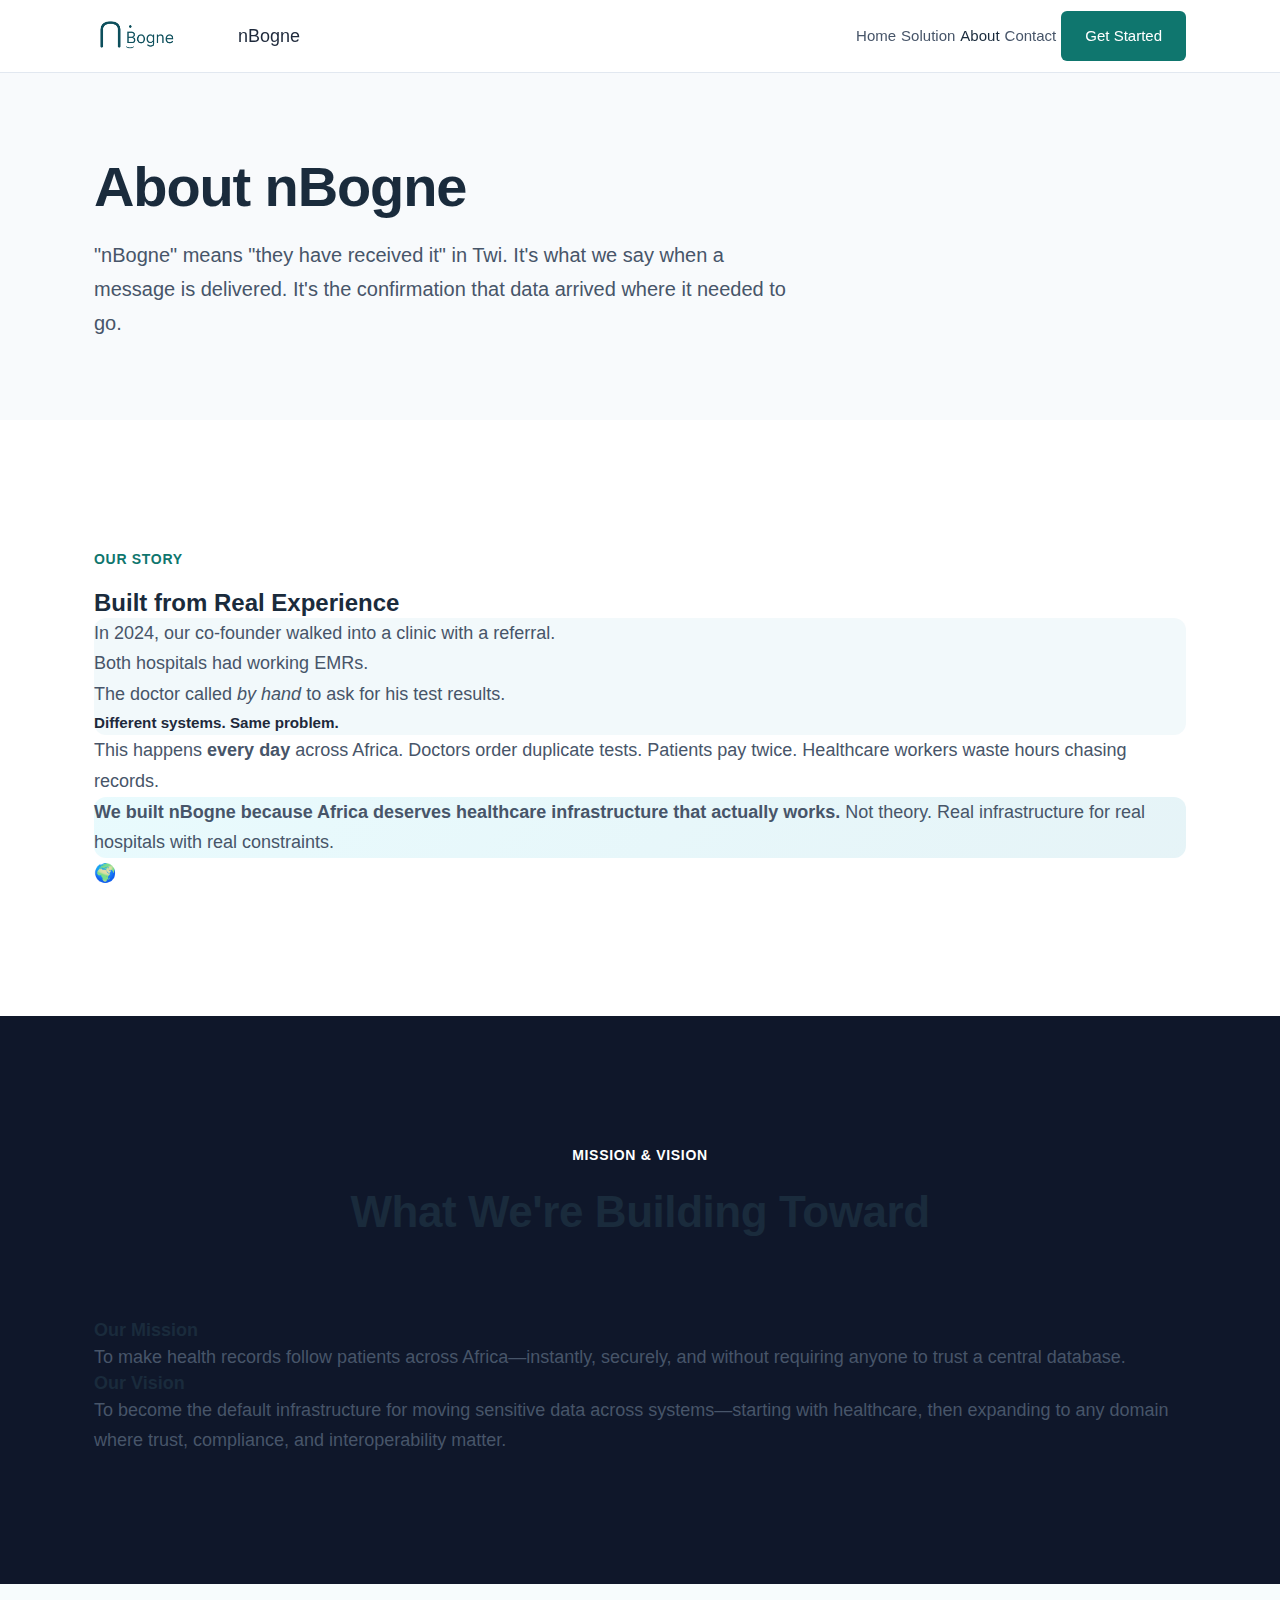
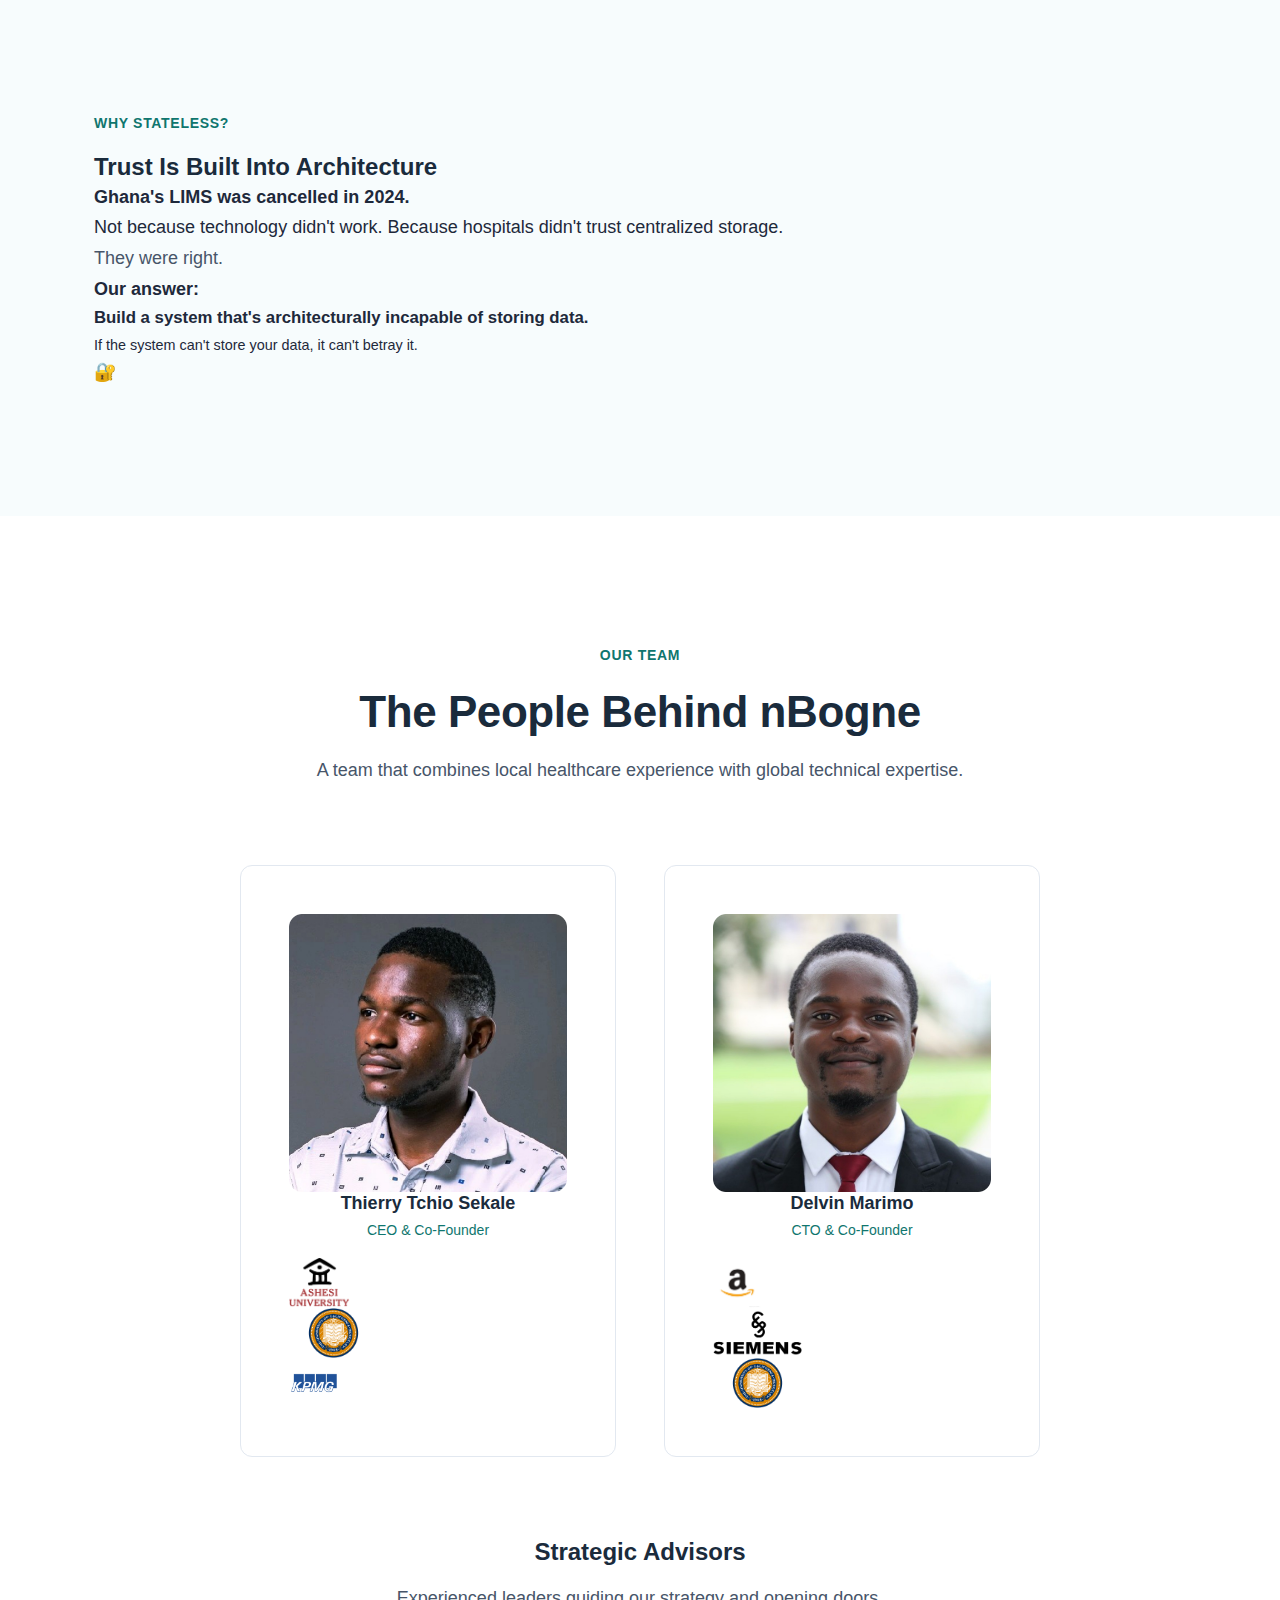
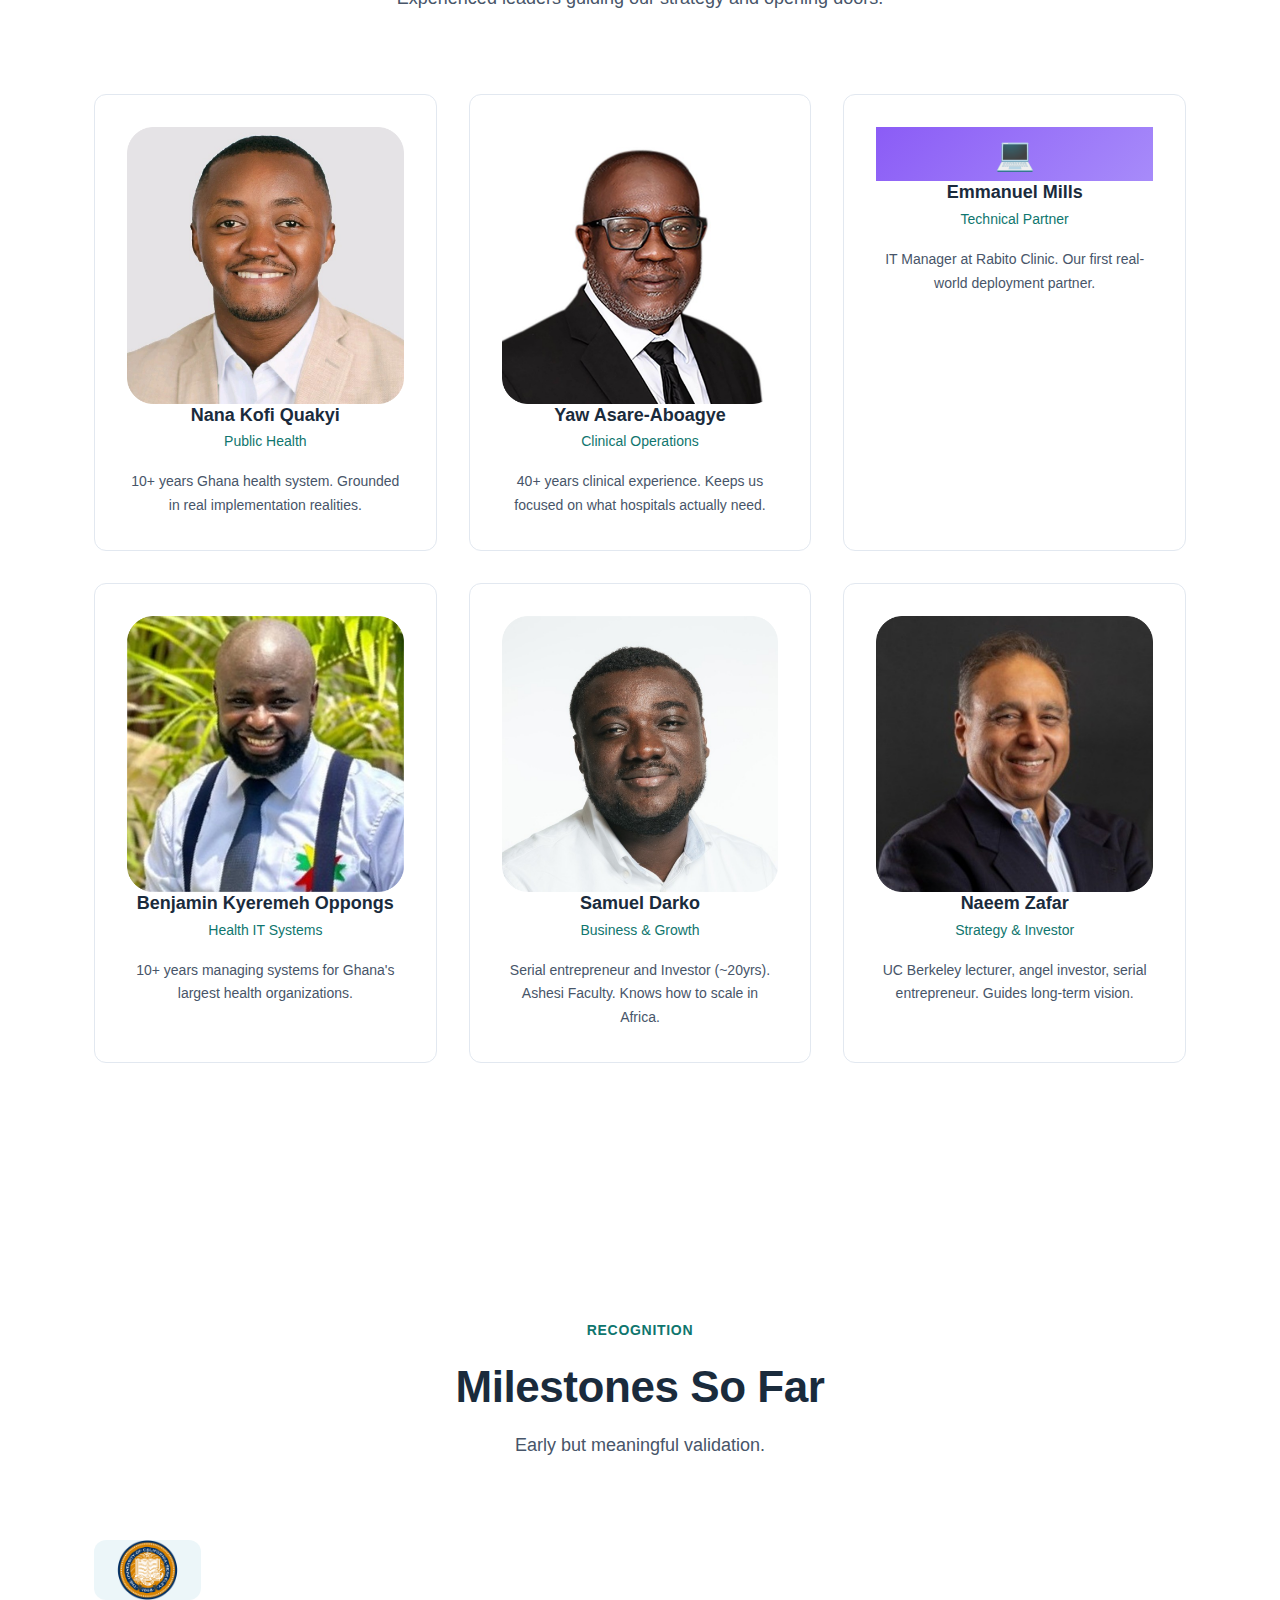
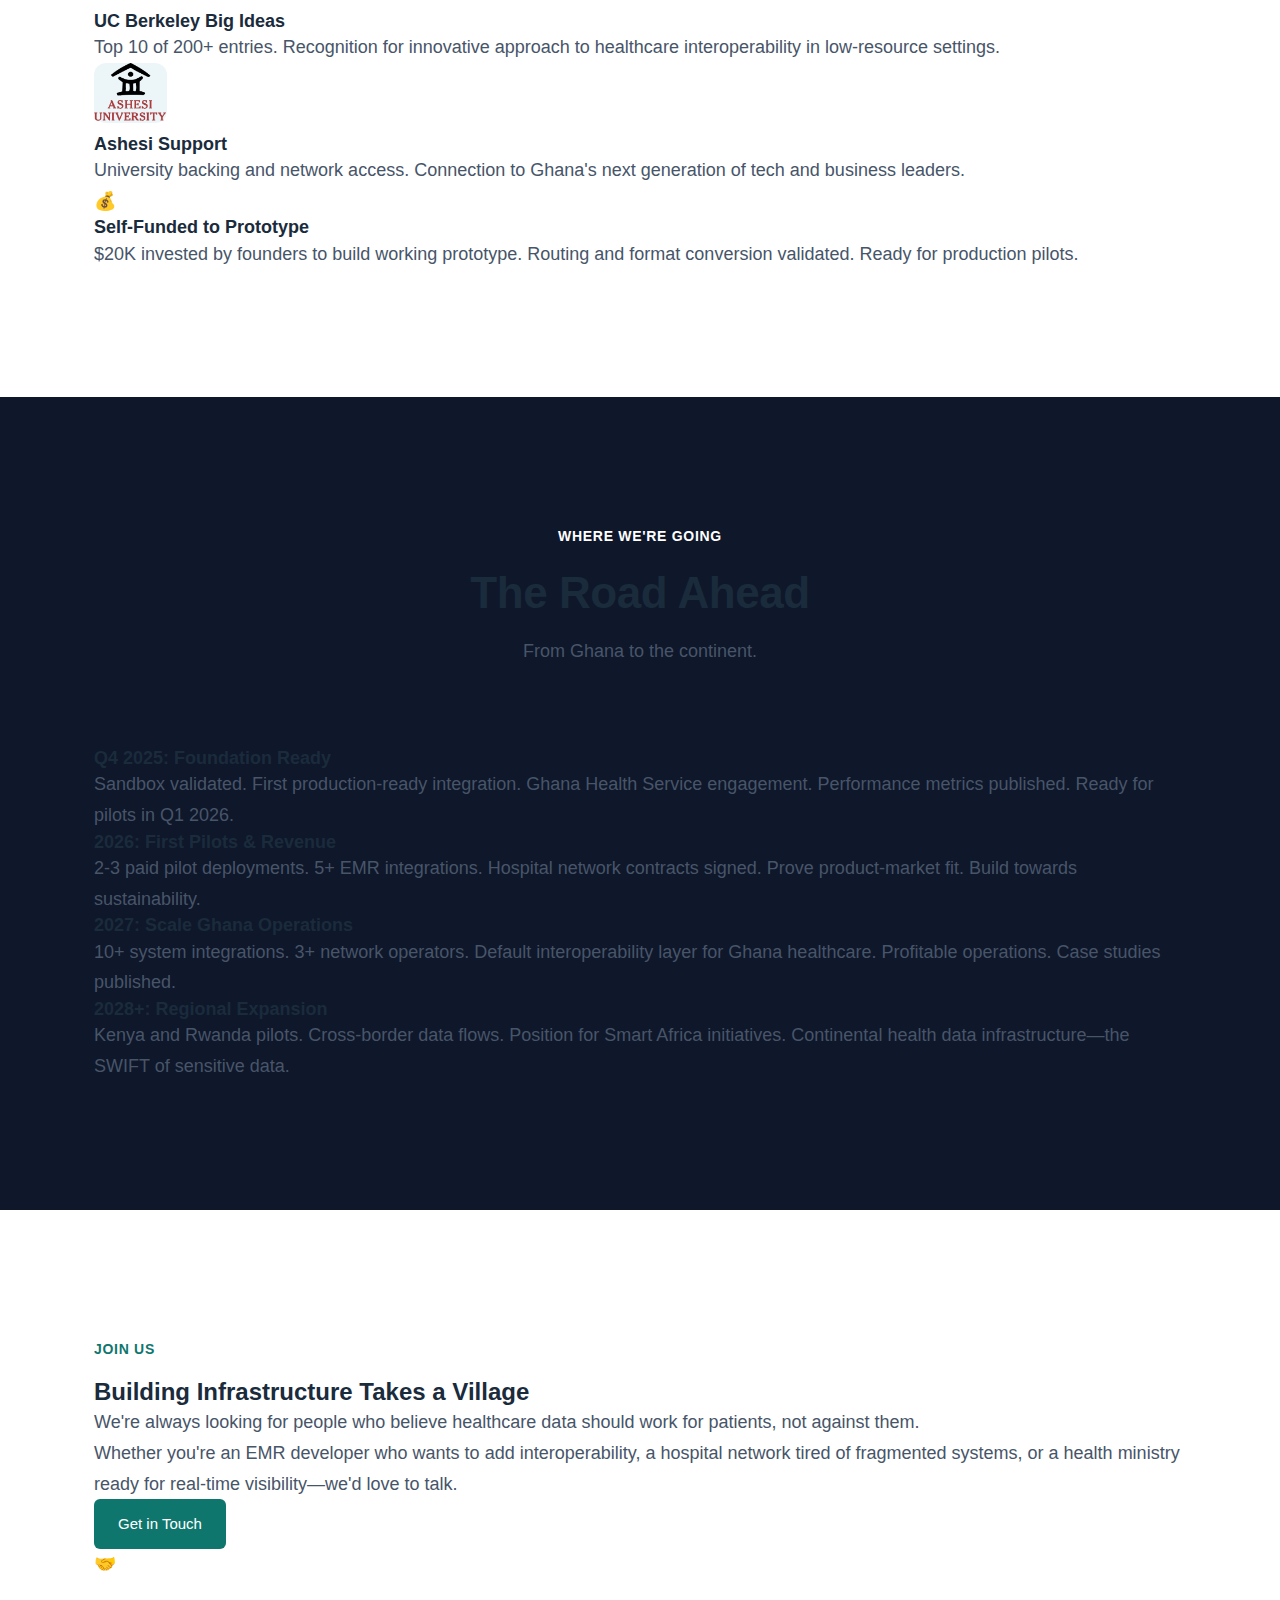
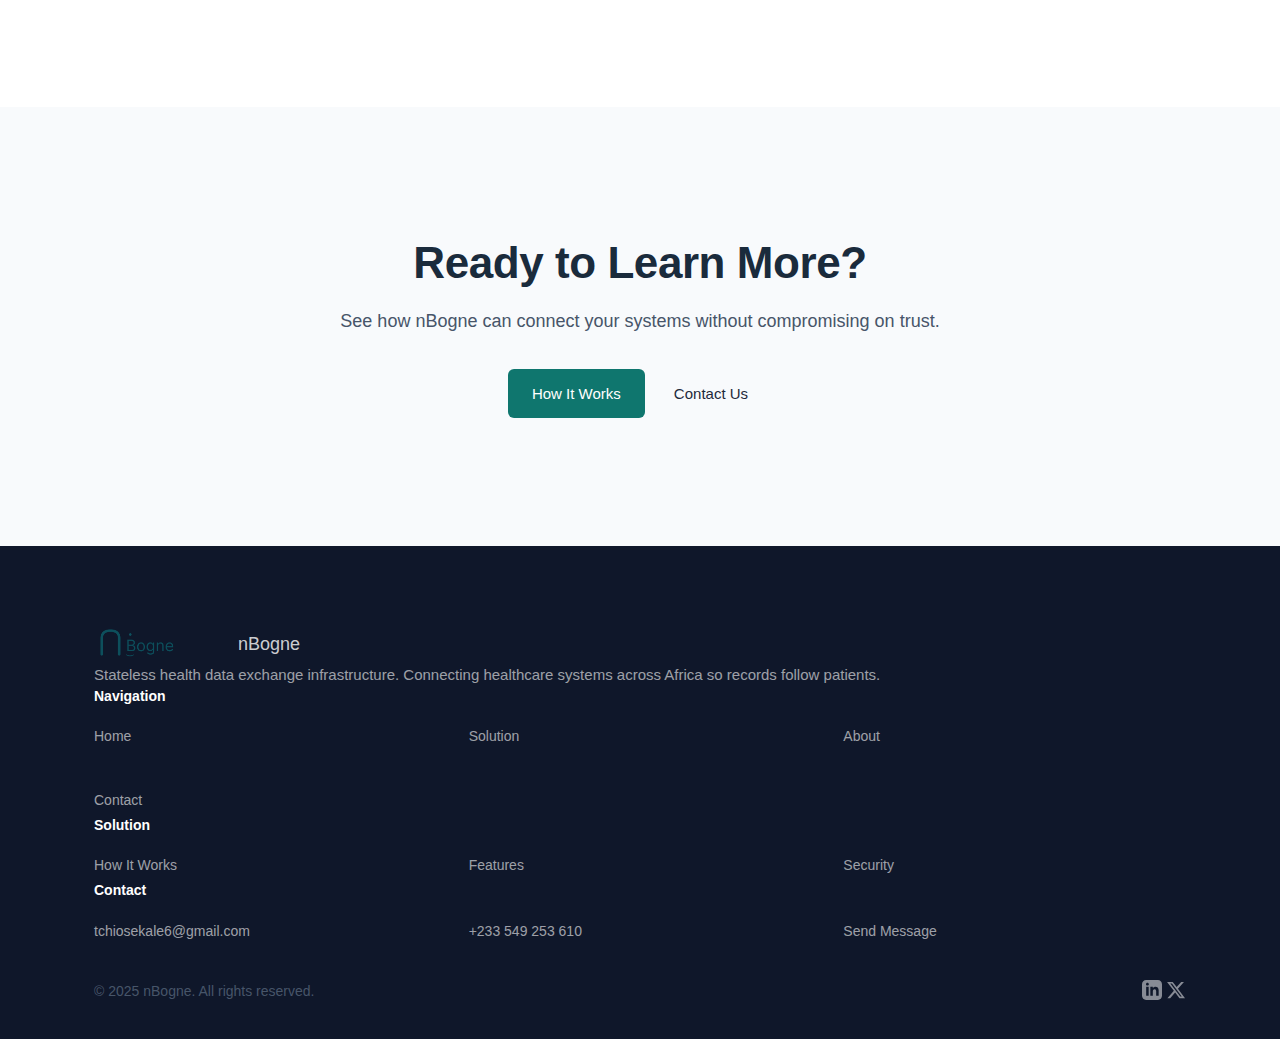
<file: nbogne-website/about.html>
<!DOCTYPE html>
<html lang="en">

<head>
  <meta charset="UTF-8">
  <meta name="viewport" content="width=device-width, initial-scale=1.0">
  <meta name="description"
    content="About nBogne - Our team, mission, and vision for connected healthcare across Africa.">
  <meta name="keywords" content="nBogne team, healthcare startup, Africa health tech, digital health">
  <meta name="author" content="nBogne">

  <title>About Us - nBogne Healthcare Data Exchange</title>

  <!-- Fonts -->
  <link rel="preconnect" href="https://fonts.googleapis.com">
  <link rel="preconnect" href="https://fonts.gstatic.com" crossorigin>
  <link
    href="https://fonts.googleapis.com/css2?family=DM+Sans:wght@400;500;600&family=Outfit:wght@400;500;600;700&display=swap"
    rel="stylesheet">

  <!-- Styles -->
  <link rel="stylesheet" href="css/styles.css">

  <!-- Favicon -->
  <link rel="icon" type="image/svg+xml"
    href="data:image/svg+xml,<svg xmlns='http://www.w3.org/2000/svg' viewBox='0 0 100 100'><defs><linearGradient id='grad' x1='0%' y1='0%' x2='100%' y2='100%'><stop offset='0%' style='stop-color:%230891b2;stop-opacity:1' /><stop offset='100%' style='stop-color:%2306b6d4;stop-opacity:1' /></linearGradient></defs><rect fill='url(%23grad)' rx='20' width='100' height='100'/><circle cx='50' cy='40' r='8' fill='white'/><path d='M50 50 Q40 65 35 75' stroke='white' stroke-width='3' fill='none' stroke-linecap='round'/><path d='M50 50 Q60 65 65 75' stroke='white' stroke-width='3' fill='none' stroke-linecap='round'/></svg>">
</head>

<body>

  <!-- Header -->
  <header class="header">
    <div class="container">
      <div class="header-inner">
        <a href="index.html" class="logo">
          <img src="Images/Logo.png" alt="nBogne" class="logo-img">
          <span>nBogne</span>
        </a>

        <nav class="nav-desktop">
          <a href="index.html" class="nav-link">Home</a>
          <a href="solution.html" class="nav-link">Solution</a>
          <a href="about.html" class="nav-link active">About</a>
          <a href="contact.html" class="nav-link">Contact</a>
          <a href="contact.html" class="btn btn-primary nav-cta">Get Started</a>
        </nav>

        <button class="mobile-toggle" aria-label="Toggle menu">
          <span></span>
          <span></span>
          <span></span>
        </button>
      </div>
    </div>

    <!-- Mobile Navigation -->
    <nav class="nav-mobile">
      <a href="index.html" class="nav-link">Home</a>
      <a href="solution.html" class="nav-link">Solution</a>
      <a href="about.html" class="nav-link active">About</a>
      <a href="contact.html" class="nav-link">Contact</a>
      <a href="contact.html" class="btn btn-primary btn-large">Get Started</a>
    </nav>
  </header>

  <!-- Page Hero -->
  <section class="page-hero">
    <div class="container">
      <div class="page-hero-content">
        <h1>About nBogne</h1>
        <p>"nBogne" means "they have received it" in Twi. It's what we say when a message is delivered. It's the
          confirmation that data arrived where it needed to go.</p>
      </div>
    </div>
  </section>

  <!-- Origin Story -->
  <section class="section">
    <div class="container">
      <div class="content-grid">
        <div class="content-text">
          <span class="section-label">Our Story</span>
          <h3>Built from Real Experience</h3>
          
          <div style="background: rgba(8, 145, 178, 0.05); padding: var(--space-6); border-radius: var(--radius-lg); margin-bottom: var(--space-6);">
            <p style="margin-bottom: var(--space-4); font-weight: 500;">In 2024, our co-founder walked into a clinic with a referral.</p>
            <p style="margin-bottom: var(--space-4); font-weight: 500;">Both hospitals had working EMRs.</p>
            <p style="margin-bottom: var(--space-4); font-weight: 500;">The doctor called <em>by hand</em> to ask for his test results.</p>
            <p style="color: var(--color-accent-500); font-weight: 600; font-size: 0.95rem;">Different systems. Same problem.</p>
          </div>
          
          <p style="margin-bottom: var(--space-6);">This happens <strong>every day</strong> across Africa. Doctors order duplicate tests. Patients pay twice. Healthcare workers waste hours chasing records.</p>
          
          <p style="margin-bottom: var(--space-6); padding: var(--space-4); background: linear-gradient(135deg, rgba(34, 211, 238, 0.1) 0%, rgba(8, 145, 178, 0.1) 100%); border-radius: var(--radius-lg); border-left: 4px solid var(--color-accent-500);">
            <strong>We built nBogne because Africa deserves healthcare infrastructure that actually works.</strong> Not theory. Real infrastructure for real hospitals with real constraints.
          </p>
        </div>
        <div class="content-image">🌍</div>
      </div>
    </div>
  </section>

  <!-- Mission & Vision -->
  <section class="section section-dark">
    <div class="container">
      <div class="section-header">
        <span class="section-label" style="color: var(--color-accent-400);">Mission & Vision</span>
        <h2>What We're Building Toward</h2>
      </div>

      <div class="content-grid" style="margin-top: var(--space-8);">
        <div class="value-card" style="padding: var(--space-8);">
          <h4>Our Mission</h4>
          <p style="font-size: 1.125rem; line-height: 1.7;">To make health records follow patients across
            Africa—instantly, securely, and without requiring anyone to trust a central database.</p>
        </div>

        <div class="value-card" style="padding: var(--space-8);">
          <h4>Our Vision</h4>
          <p style="font-size: 1.125rem; line-height: 1.7;">To become the default infrastructure for moving sensitive
            data across systems—starting with healthcare, then expanding to any domain where trust, compliance, and
            interoperability matter.</p>
        </div>
      </div>
    </div>
  </section>

  <!-- Why Stateless -->
  <section class="section" style="background: rgba(8, 145, 178, 0.03);">
    <div class="container">
      <div class="content-grid reverse">
        <div class="content-text">
          <span class="section-label">Why Stateless?</span>
          <h3>Trust Is Built Into Architecture</h3>
          
          <div style="margin-bottom: var(--space-6);">
            <p style="font-weight: 600; color: var(--color-accent-500); margin-bottom: var(--space-3);">Ghana's LIMS was cancelled in 2024.</p>
            <p style="margin-bottom: var(--space-4); color: var(--color-gray-600);">Not because technology didn't work. Because hospitals didn't trust centralized storage.</p>
          </div>
          
          <p style="margin-bottom: var(--space-6); font-weight: 500;">They were right.</p>
          
          <div style="background: var(--color-white); padding: var(--space-6); border-radius: var(--radius-lg); border: 2px solid var(--color-gray-200);">
            <p style="margin-bottom: var(--space-3); font-weight: 600; color: var(--color-gray-900);">Our answer:</p>
            <p style="color: var(--color-accent-500); font-weight: 600; font-size: 1.05rem;">Build a system that's architecturally incapable of storing data.</p>
            <p style="margin-top: var(--space-3); font-size: 0.9rem; color: var(--color-gray-600);">If the system can't store your data, it can't betray it.</p>
          </div>
        </div>
        <div class="content-image">🔐</div>
      </div>
    </div>
  </section>

  <!-- Team Section -->
  <section class="section how-it-works">
    <div class="container">
      <div class="section-header">
        <span class="section-label">Our Team</span>
        <h2>The People Behind nBogne</h2>
        <p>A team that combines local healthcare experience with global technical expertise.</p>
      </div>

      <div class="team-grid founders-grid">
        <div class="team-card founder-card">
          <div class="team-avatar founder-avatar"><img src="Images/THierry.png" alt="Thierry Tchio Sekale"></div>
          <h4 class="team-name">Thierry Tchio Sekale</h4>
          <p class="team-role">CEO & Co-Founder</p>
          <div class="founder-credentials-display">
            <div class="credential-badge">
              <img src="Images/Ashesi.png" alt="Ashesi" style="height: 50px; object-fit: contain;">
            </div>
            <div class="credential-badge">
              <img src="Images/UC-Berkeley.png" alt="UC Berkeley" style="height: 50px; object-fit: contain;">
            </div>
            <div class="credential-badge">
              <img src="Images/KPMG.png" alt="KPMG" style="height: 50px; object-fit: contain;">
            </div>
          </div>
        </div>

        <div class="team-card founder-card">
          <div class="team-avatar founder-avatar"><img src="Images/Delvin.png" alt="Delvin Marimo"></div>
          <h4 class="team-name">Delvin Marimo</h4>
          <p class="team-role">CTO & Co-Founder</p>
          <div class="founder-credentials-display">
            <div class="credential-badge">
              <img src="Images/Amazon.png" alt="Amazon" style="height: 50px; object-fit: contain;">
            </div>
            <div class="credential-badge">
              <img src="Images/Siemens.png" alt="Siemens" style="height: 50px; object-fit: contain;">
            </div>
            <div class="credential-badge">
              <img src="Images/UC-Berkeley.png" alt="UC Berkeley" style="height: 50px; object-fit: contain;">
            </div>
          </div>
        </div>
      </div>

      <div class="section-header" style="margin-top: var(--space-16);">
        <h3>Strategic Advisors</h3>
        <p>Experienced leaders guiding our strategy and opening doors.</p>
      </div>

      <div class="team-grid">
        <div class="team-card">
          <div class="team-avatar"><img src="Images/Nana Kofi.png" alt="Nana Kofi Quakyi"></div>
          <h4 class="team-name">Nana Kofi Quakyi</h4>
          <p class="team-role">Public Health</p>
          <p class="team-bio">10+ years Ghana health system. Grounded in real implementation realities.</p>
        </div>

        <div class="team-card">
          <div class="team-avatar"><img src="Images/Yaw.png" alt="Yaw Asare-Aboagye"></div>
          <h4 class="team-name">Yaw Asare-Aboagye</h4>
          <p class="team-role">Clinical Operations</p>
          <p class="team-bio">40+ years clinical experience. Keeps us focused on what hospitals actually need.</p>
        </div>

        <div class="team-card">
          <div class="team-avatar" style="background: linear-gradient(135deg, #8b5cf6 0%, #a78bfa 100%); font-size: 2rem;">💻</div>
          <h4 class="team-name">Emmanuel Mills</h4>
          <p class="team-role">Technical Partner</p>
          <p class="team-bio">IT Manager at Rabito Clinic. Our first real-world deployment partner.</p>
        </div>

        <div class="team-card">
          <div class="team-avatar"><img src="Images/Benjamin.png" alt="Benjamin Kyeremeh Oppongs"></div>
          <h4 class="team-name">Benjamin Kyeremeh Oppongs</h4>
          <p class="team-role">Health IT Systems</p>
          <p class="team-bio">10+ years managing systems for Ghana's largest health organizations.</p>
        </div>

        <div class="team-card">
          <div class="team-avatar"><img src="Images/Samuel.png" alt="Samuel Darko"></div>
          <h4 class="team-name">Samuel Darko</h4>
          <p class="team-role">Business & Growth</p>
          <p class="team-bio">Serial entrepreneur and Investor (~20yrs).  Ashesi Faculty. Knows how to scale in Africa.</p>
        </div>

        <div class="team-card">
          <div class="team-avatar"><img src="Images/Naeem.png" alt="Naeem Zafar"></div>
          <h4 class="team-name">Naeem Zafar</h4>
          <p class="team-role">Strategy & Investor</p>
          <p class="team-bio">UC Berkeley lecturer, angel investor, serial entrepreneur. Guides long-term vision.</p>
        </div>
      </div>
    </div>
  </section>
  </div>
  </div>
  </section>


  <!-- Recognition -->
  <section class="section">
    <div class="container">
      <div class="section-header">
        <span class="section-label">Recognition</span>
        <h2>Milestones So Far</h2>
        <p>Early but meaningful validation.</p>
      </div>

      <div class="features-grid">
        <div class="feature-card">
          <div class="feature-icon" style="background: rgba(8, 145, 178, 0.08); padding: var(--space-4); border-radius: var(--radius-lg); display: inline-flex; align-items: center; justify-content: center;">
            <img src="Images/UC-Berkeley.png" alt="UC Berkeley" style="height: 60px; object-fit: contain;">
          </div>
          <h4>UC Berkeley Big Ideas</h4>
          <p>Top 10 of 200+ entries. Recognition for innovative approach to healthcare interoperability in low-resource
            settings.</p>
        </div>

        <div class="feature-card">
          <div class="feature-icon" style="background: rgba(8, 145, 178, 0.08); padding: var(--space-4); border-radius: var(--radius-lg); display: inline-flex; align-items: center; justify-content: center;">
            <img src="Images/Ashesi.png" alt="Ashesi" style="height: 60px; object-fit: contain;">
          </div>
          <h4>Ashesi Support</h4>
          <p>University backing and network access. Connection to Ghana's next generation of tech and business leaders.
          </p>
        </div>

        <div class="feature-card">
          <div class="feature-icon">💰</div>
          <h4>Self-Funded to Prototype</h4>
          <p>$20K invested by founders to build working prototype. Routing and format conversion validated. Ready for
            production pilots.</p>
        </div>
      </div>
    </div>
  </section>

  <!-- Roadmap -->
  <section class="section section-dark">
    <div class="container">
      <div class="section-header">
        <span class="section-label" style="color: var(--color-accent-400);">Where We're Going</span>
        <h2>The Road Ahead</h2>
        <p>From Ghana to the continent.</p>
      </div>

      <div class="values-grid">
        <div class="value-card">
          <h4>Q4 2025: Foundation Ready</h4>
          <p>Sandbox validated. First production-ready integration. Ghana Health Service engagement. Performance metrics published. Ready for pilots in Q1 2026.</p>
        </div>

        <div class="value-card">
          <h4>2026: First Pilots & Revenue</h4>
          <p>2-3 paid pilot deployments. 5+ EMR integrations. Hospital network contracts signed. Prove product-market fit. Build towards sustainability.</p>
        </div>

        <div class="value-card">
          <h4>2027: Scale Ghana Operations</h4>
          <p>10+ system integrations. 3+ network operators. Default interoperability layer for Ghana healthcare. Profitable operations. Case studies published.</p>
        </div>

        <div class="value-card">
          <h4>2028+: Regional Expansion</h4>
          <p>Kenya and Rwanda pilots. Cross-border data flows. Position for Smart Africa initiatives. Continental health data infrastructure—the SWIFT of sensitive data.</p>
        </div>
      </div>
    </div>
  </section>

  <!-- Join Us -->
  <section class="section">
    <div class="container">
      <div class="content-grid">
        <div class="content-text">
          <span class="section-label">Join Us</span>
          <h3>Building Infrastructure Takes a Village</h3>
          <p>We're always looking for people who believe healthcare data should work for patients, not against them.</p>
          <p>Whether you're an EMR developer who wants to add interoperability, a hospital network tired of fragmented
            systems, or a health ministry ready for real-time visibility—we'd love to talk.</p>
          <div style="margin-top: var(--space-6);">
            <a href="contact.html" class="btn btn-primary">Get in Touch</a>
          </div>
        </div>
        <div class="content-image">🤝</div>
      </div>
    </div>
  </section>

  <!-- CTA Section -->
  <section class="section cta-section">
    <div class="container">
      <div class="cta-content">
        <h2>Ready to Learn More?</h2>
        <p>See how nBogne can connect your systems without compromising on trust.</p>
        <div class="cta-buttons">
          <a href="solution.html" class="btn btn-primary btn-large">How It Works</a>
          <a href="contact.html" class="btn btn-outline btn-large">Contact Us</a>
        </div>
      </div>
    </div>
  </section>

  <!-- Footer -->
  <footer class="footer">
    <div class="container">
      <div class="footer-grid">
        <div class="footer-brand">
          <a href="index.html" class="logo">
            <img src="Images/Logo.png" alt="nBogne" class="logo-img">
            <span>nBogne</span>
          </a>
          <p>Stateless health data exchange infrastructure. Connecting healthcare systems across Africa so records
            follow patients.</p>
        </div>

        <div class="footer-col">
          <h4 class="footer-title">Navigation</h4>
          <div class="footer-links">
            <a href="index.html">Home</a>
            <a href="solution.html">Solution</a>
            <a href="about.html">About</a>
            <a href="contact.html">Contact</a>
          </div>
        </div>

        <div class="footer-col">
          <h4 class="footer-title">Solution</h4>
          <div class="footer-links">
            <a href="solution.html#how-it-works">How It Works</a>
            <a href="solution.html#features">Features</a>
            <a href="solution.html#security">Security</a>
          </div>
        </div>

        <div class="footer-col">
          <h4 class="footer-title">Contact</h4>
          <div class="footer-links">
            <a href="mailto:tchiosekale6@gmail.com">tchiosekale6@gmail.com</a>
            <a href="tel:+233549253610">+233 549 253 610</a>
            <a href="contact.html">Send Message</a>
          </div>
        </div>
      </div>

      <div class="footer-bottom">
        <p class="footer-copyright">© 2025 nBogne. All rights reserved.</p>
        <div class="footer-social">
          <a href="#" aria-label="LinkedIn">
            <svg width="20" height="20" fill="currentColor" viewBox="0 0 24 24">
              <path
                d="M19 0h-14c-2.761 0-5 2.239-5 5v14c0 2.761 2.239 5 5 5h14c2.762 0 5-2.239 5-5v-14c0-2.761-2.238-5-5-5zm-11 19h-3v-11h3v11zm-1.5-12.268c-.966 0-1.75-.79-1.75-1.764s.784-1.764 1.75-1.764 1.75.79 1.75 1.764-.783 1.764-1.75 1.764zm13.5 12.268h-3v-5.604c0-3.368-4-3.113-4 0v5.604h-3v-11h3v1.765c1.396-2.586 7-2.777 7 2.476v6.759z" />
            </svg>
          </a>
          <a href="#" aria-label="Twitter">
            <svg width="20" height="20" fill="currentColor" viewBox="0 0 24 24">
              <path
                d="M18.244 2.25h3.308l-7.227 8.26 8.502 11.24H16.17l-5.214-6.817L4.99 21.75H1.68l7.73-8.835L1.254 2.25H8.08l4.713 6.231zm-1.161 17.52h1.833L7.084 4.126H5.117z" />
            </svg>
          </a>
        </div>
      </div>
    </div>
  </footer>

  <script src="js/main.js"></script>
</body>

</html>
</file>
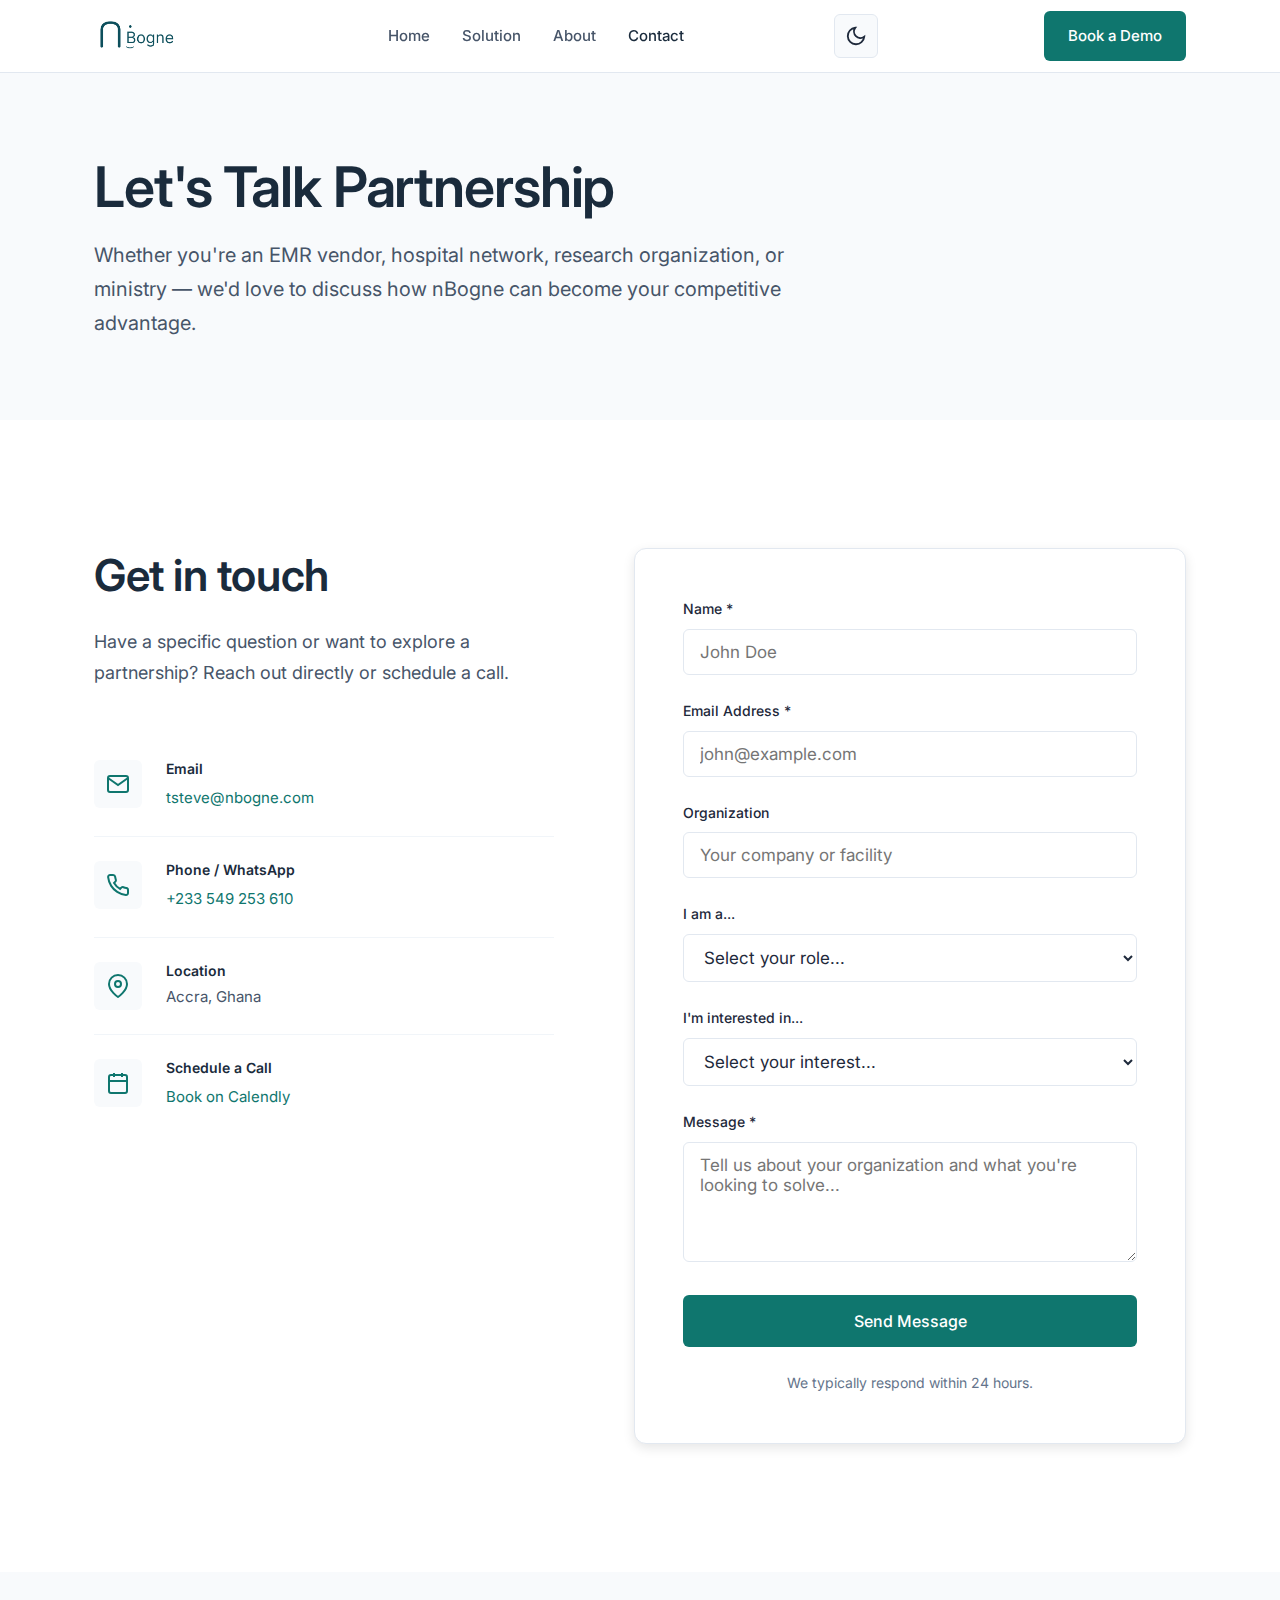
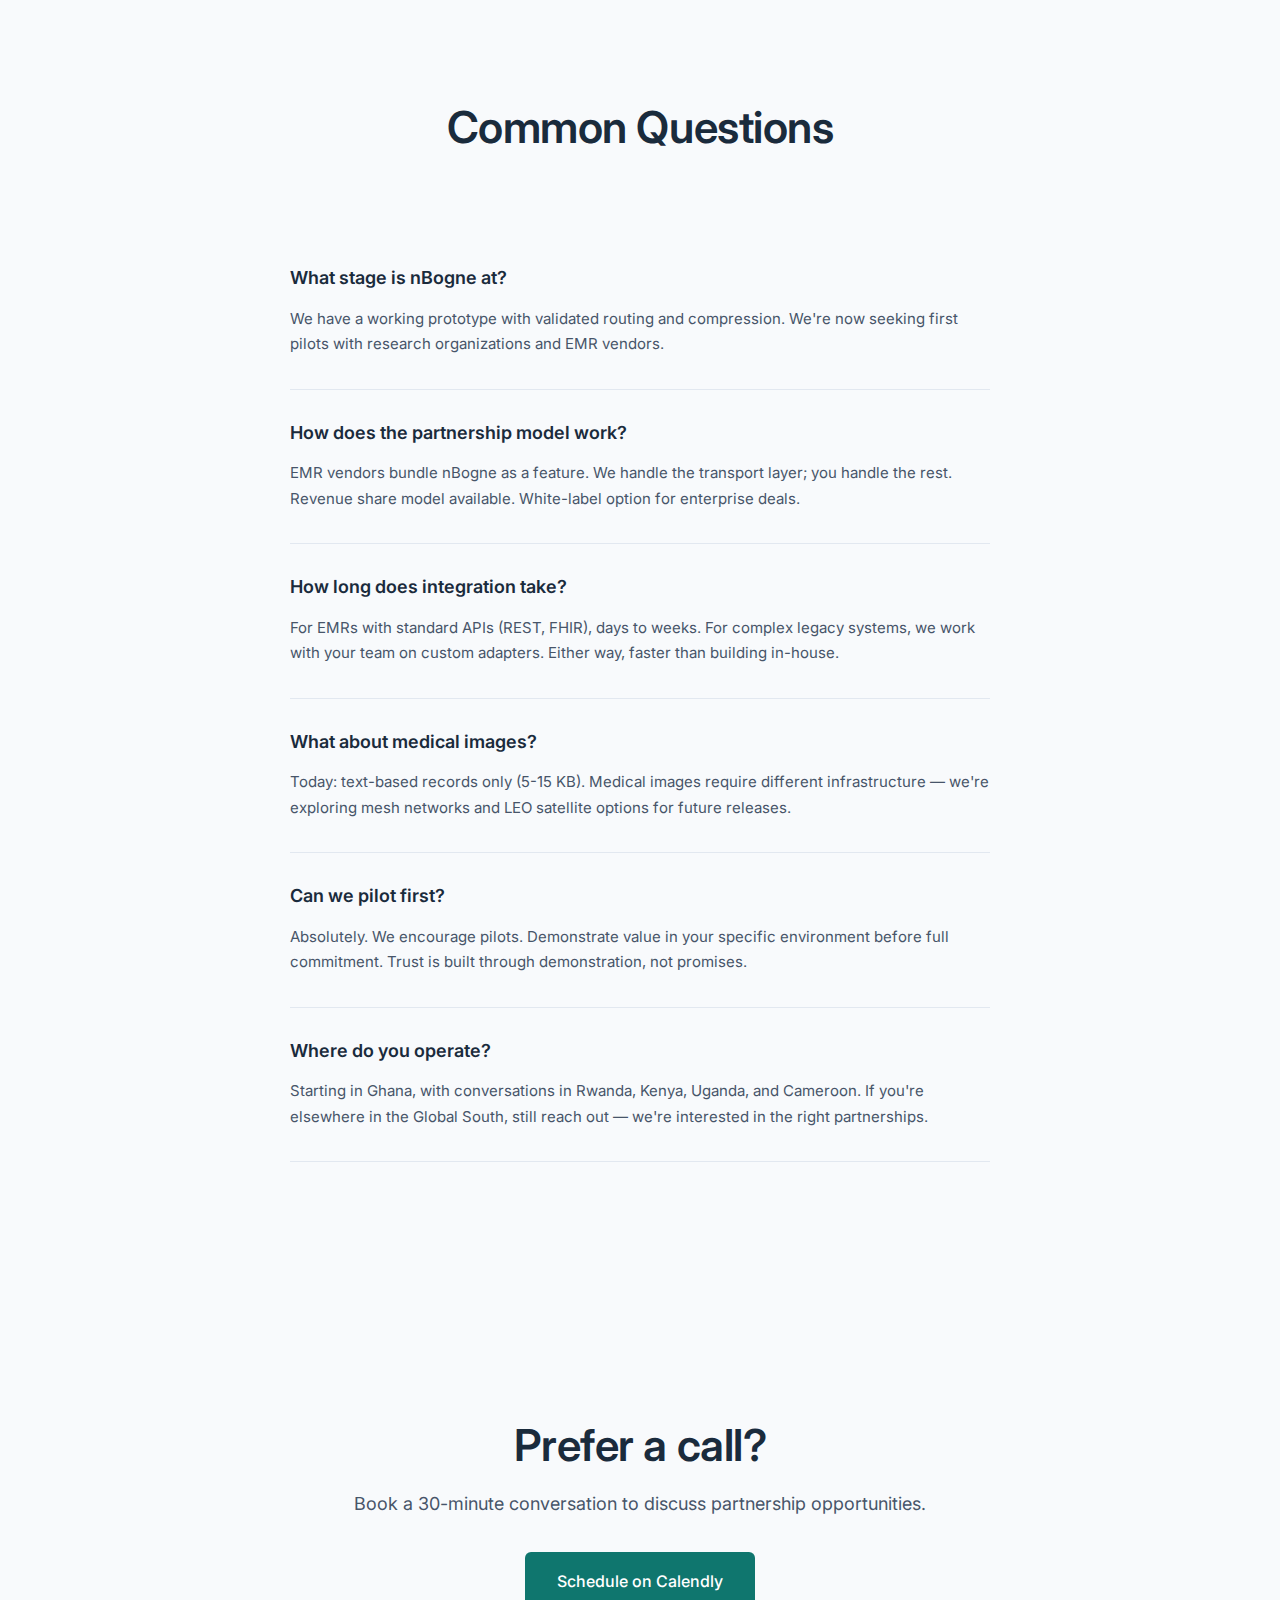
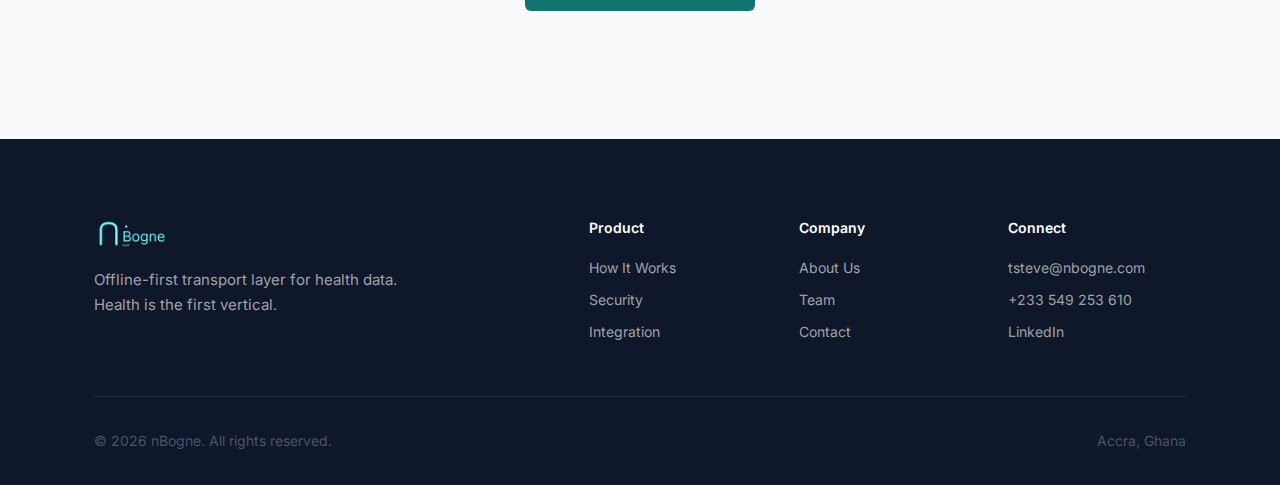
<file: nbogne-website/contact.html>
<!DOCTYPE html>
<html lang="en">
<head>
  <meta charset="UTF-8">
  <meta name="viewport" content="width=device-width, initial-scale=1.0">
  <meta name="description" content="Contact nBogne - Partner with us for offline-first health data transport.">
  <title>Contact Us — nBogne</title>
  
  <link rel="preconnect" href="https://fonts.googleapis.com">
  <link rel="preconnect" href="https://fonts.gstatic.com" crossorigin>
  <link href="https://fonts.googleapis.com/css2?family=Inter:wght@400;500;600;700&display=swap" rel="stylesheet">
  
  <link rel="stylesheet" href="css/styles.css">
  <link rel="icon" type="image/png" href="Images/Logo.png">
</head>
<body>
  
  <!-- Header -->
  <header class="header">
    <div class="container header-inner">
      <a href="index.html" class="logo">
        <img src="Images/Logo.png" alt="nBogne" class="logo-img">
      </a>
      
      <nav class="nav">
        <a href="index.html" class="nav-link">Home</a>
        <a href="solution.html" class="nav-link">Solution</a>
        <a href="about.html" class="nav-link">About</a>
        <a href="contact.html" class="nav-link active">Contact</a>
      </nav>
      
      <button class="dark-mode-toggle" aria-label="Toggle dark mode" onclick="toggleDarkMode()">
        <svg class="moon-icon" viewBox="0 0 24 24" fill="none" stroke="currentColor" stroke-width="2">
          <path d="M21 12.79A9 9 0 1 1 11.21 3 7 7 0 0 0 21 12.79z"/>
        </svg>
        <svg class="sun-icon" viewBox="0 0 24 24" fill="none" stroke="currentColor" stroke-width="2">
          <circle cx="12" cy="12" r="5"/>
          <line x1="12" y1="1" x2="12" y2="3"/>
          <line x1="12" y1="21" x2="12" y2="23"/>
          <line x1="4.22" y1="4.22" x2="5.64" y2="5.64"/>
          <line x1="18.36" y1="18.36" x2="19.78" y2="19.78"/>
          <line x1="1" y1="12" x2="3" y2="12"/>
          <line x1="21" y1="12" x2="23" y2="12"/>
          <line x1="4.22" y1="19.78" x2="5.64" y2="18.36"/>
          <line x1="18.36" y1="5.64" x2="19.78" y2="4.22"/>
        </svg>
      </button>
      
      <a href="#book" class="btn btn-primary header-cta" onclick="openCalendly(); return false;">Book a Demo</a>
      
      <button class="mobile-toggle" aria-label="Menu">
        <span></span>
        <span></span>
      </button>
    </div>
    
    <nav class="nav-mobile">
      <a href="index.html" class="nav-link">Home</a>
      <a href="solution.html" class="nav-link">Solution</a>
      <a href="about.html" class="nav-link">About</a>
      <a href="contact.html" class="nav-link active">Contact</a>
      <a href="#book" class="btn btn-primary" onclick="openCalendly(); return false;">Book a Demo</a>
    </nav>
  </header>

  <!-- Page Hero -->
  <section class="page-hero">
    <div class="container">
      <h1>Let's Talk Partnership</h1>
      <p>
        Whether you're an EMR vendor, hospital network, research organization, or ministry — 
        we'd love to discuss how nBogne can become your competitive advantage.
      </p>
    </div>
  </section>

  <!-- Contact Section -->
  <section class="section">
    <div class="container">
      <div class="contact-layout">
        <div class="contact-info">
          <h2>Get in touch</h2>
          <p>
            Have a specific question or want to explore a partnership? 
            Reach out directly or schedule a call.
          </p>
          
          <div class="contact-methods">
            <div class="contact-method">
              <div class="contact-icon">
                <svg viewBox="0 0 24 24" fill="none" stroke="currentColor" stroke-width="2">
                  <path d="M4 4h16c1.1 0 2 .9 2 2v12c0 1.1-.9 2-2 2H4c-1.1 0-2-.9-2-2V6c0-1.1.9-2 2-2z"/>
                  <polyline points="22,6 12,13 2,6"/>
                </svg>
              </div>
              <div>
                <h4>Email</h4>
                <a href="mailto:tsteve@nbogne.com">tsteve@nbogne.com</a>
              </div>
            </div>
            
            <div class="contact-method">
              <div class="contact-icon">
                <svg viewBox="0 0 24 24" fill="none" stroke="currentColor" stroke-width="2">
                  <path d="M22 16.92v3a2 2 0 01-2.18 2 19.79 19.79 0 01-8.63-3.07 19.5 19.5 0 01-6-6 19.79 19.79 0 01-3.07-8.67A2 2 0 014.11 2h3a2 2 0 012 1.72 12.84 12.84 0 00.7 2.81 2 2 0 01-.45 2.11L8.09 9.91a16 16 0 006 6l1.27-1.27a2 2 0 012.11-.45 12.84 12.84 0 002.81.7A2 2 0 0122 16.92z"/>
                </svg>
              </div>
              <div>
                <h4>Phone / WhatsApp</h4>
                <a href="tel:+233549253610">+233 549 253 610</a>
              </div>
            </div>
            
            <div class="contact-method">
              <div class="contact-icon">
                <svg viewBox="0 0 24 24" fill="none" stroke="currentColor" stroke-width="2">
                  <path d="M21 10c0 7-9 13-9 13s-9-6-9-13a9 9 0 0118 0z"/>
                  <circle cx="12" cy="10" r="3"/>
                </svg>
              </div>
              <div>
                <h4>Location</h4>
                <p>Accra, Ghana</p>
              </div>
            </div>
            
            <div class="contact-method">
              <div class="contact-icon">
                <svg viewBox="0 0 24 24" fill="none" stroke="currentColor" stroke-width="2">
                  <rect x="3" y="4" width="18" height="18" rx="2" ry="2"/>
                  <line x1="16" y1="2" x2="16" y2="6"/>
                  <line x1="8" y1="2" x2="8" y2="6"/>
                  <line x1="3" y1="10" x2="21" y2="10"/>
                </svg>
              </div>
              <div>
                <h4>Schedule a Call</h4>
                <a href="#" onclick="openCalendly(); return false;">Book on Calendly</a>
              </div>
            </div>
          </div>
        </div>
        
        <!-- Form sends to tchiosekale6@gmail.com via Formspree -->
        <!-- NOTE: Create a form at formspree.io linked to tchiosekale6@gmail.com and replace the form ID below -->
        <form class="contact-form" id="contact-form" method="POST" action="https://formspree.io/f/xnnegzqy" onsubmit="handleFormSubmit(event)">
          <input type="hidden" name="_replyto" value="">
          
          <div class="form-group">
            <label for="name" class="form-label">Name *</label>
            <input type="text" id="name" name="name" class="form-input" required placeholder="John Doe">
          </div>
          
          <div class="form-group">
            <label for="email" class="form-label">Email Address *</label>
            <input type="email" id="email" name="email" class="form-input" required placeholder="john@example.com">
          </div>
          
          <div class="form-group">
            <label for="organization" class="form-label">Organization</label>
            <input type="text" id="organization" name="organization" class="form-input" placeholder="Your company or facility">
          </div>
          
          <div class="form-group">
            <label for="role" class="form-label">I am a...</label>
            <select id="role" name="role" class="form-select">
              <option value="">Select your role...</option>
              <option value="emr-vendor">EMR Vendor / Developer</option>
              <option value="hospital-network">Hospital Network Operator</option>
              <option value="research-org">Research Organization</option>
              <option value="ministry-official">Ministry of Health</option>
              <option value="implementing-partner">Implementing Partner</option>
              <option value="investor">Investor</option>
              <option value="other">Other</option>
            </select>
          </div>
          
          <div class="form-group">
            <label for="interest" class="form-label">I'm interested in...</label>
            <select id="interest" name="interest" class="form-select">
              <option value="">Select your interest...</option>
              <option value="partnership">Partnership / Bundling</option>
              <option value="pilot">Pilot Program</option>
              <option value="integration">Technical Integration</option>
              <option value="investment">Investment</option>
              <option value="general">General Inquiry</option>
            </select>
          </div>
          
          <div class="form-group">
            <label for="message" class="form-label">Message *</label>
            <textarea id="message" name="message" class="form-textarea" required placeholder="Tell us about your organization and what you're looking to solve..."></textarea>
          </div>
          
          <button type="submit" class="btn btn-primary btn-lg form-submit">Send Message</button>
          <p id="form-status" class="form-note" style="display: none;"></p>
          <p class="form-note">We typically respond within 24 hours.</p>
        </form>
      </div>
    </div>
  </section>

  <!-- FAQ Section -->
  <section class="section section-alt">
    <div class="container">
      <div class="section-header">
        <h2>Common Questions</h2>
      </div>
      
      <div class="faq-list">
        <div class="faq-item">
          <h4>What stage is nBogne at?</h4>
          <p>
            We have a working prototype with validated routing and compression. 
            We're now seeking first pilots with research organizations and EMR vendors.
          </p>
        </div>
        
        <div class="faq-item">
          <h4>How does the partnership model work?</h4>
          <p>
            EMR vendors bundle nBogne as a feature. We handle the transport layer; you handle 
            the rest. Revenue share model available. White-label option for enterprise deals.
          </p>
        </div>
        
        <div class="faq-item">
          <h4>How long does integration take?</h4>
          <p>
            For EMRs with standard APIs (REST, FHIR), days to weeks. For complex legacy systems, 
            we work with your team on custom adapters. Either way, faster than building in-house.
          </p>
        </div>
        
        <div class="faq-item">
          <h4>What about medical images?</h4>
          <p>
            Today: text-based records only (5-15 KB). Medical images require different infrastructure — 
            we're exploring mesh networks and LEO satellite options for future releases.
          </p>
        </div>
        
        <div class="faq-item">
          <h4>Can we pilot first?</h4>
          <p>
            Absolutely. We encourage pilots. Demonstrate value in your specific environment before 
            full commitment. Trust is built through demonstration, not promises.
          </p>
        </div>
        
        <div class="faq-item">
          <h4>Where do you operate?</h4>
          <p>
            Starting in Ghana, with conversations in Rwanda, Kenya, Uganda, and Cameroon. 
            If you're elsewhere in the Global South, still reach out — we're interested in the right partnerships.
          </p>
        </div>
      </div>
    </div>
  </section>

  <!-- CTA -->
  <section class="section cta-section" id="book">
    <div class="container">
      <div class="cta-content">
        <h2>Prefer a call?</h2>
        <p>
          Book a 30-minute conversation to discuss partnership opportunities.
        </p>
        <a href="#" class="btn btn-primary btn-lg" onclick="openCalendly()">Schedule on Calendly</a>
      </div>
    </div>
  </section>

  <!-- Footer -->
  <footer class="footer">
    <div class="container">
      <div class="footer-main">
        <div class="footer-brand">
          <img src="Images/Logo.png" alt="nBogne" class="footer-logo">
          <p>Offline-first transport layer for health data.<br>Health is the first vertical.</p>
        </div>
        
        <div class="footer-links">
          <div class="footer-col">
            <h4>Product</h4>
            <a href="solution.html">How It Works</a>
            <a href="solution.html#security">Security</a>
            <a href="solution.html#integration">Integration</a>
          </div>
          
          <div class="footer-col">
            <h4>Company</h4>
            <a href="about.html">About Us</a>
            <a href="about.html#team">Team</a>
            <a href="contact.html">Contact</a>
          </div>
          
          <div class="footer-col">
            <h4>Connect</h4>
            <a href="mailto:tsteve@nbogne.com">tsteve@nbogne.com</a>
            <a href="tel:+233549253610">+233 549 253 610</a>
            <a href="https://linkedin.com/company/nbogne" target="_blank">LinkedIn</a>
          </div>
        </div>
      </div>
      
      <div class="footer-bottom">
        <p>&copy; 2026 nBogne. All rights reserved.</p>
        <p>Accra, Ghana</p>
      </div>
    </div>
  </footer>

  <link href="https://assets.calendly.com/assets/external/widget.css" rel="stylesheet">
  <script src="https://assets.calendly.com/assets/external/widget.js" type="text/javascript" async></script>
  
  <script>
    function openCalendly() {
      if (typeof Calendly !== 'undefined') {
        Calendly.initPopupWidget({url: 'https://calendly.com/tchiosekale6/30min'});
      } else {
        window.open('https://calendly.com/tchiosekale6/30min', '_blank');
      }
      return false;
    }
    
    function toggleDarkMode() {
      const html = document.documentElement;
      const currentTheme = html.getAttribute('data-theme');
      const newTheme = currentTheme === 'dark' ? 'light' : 'dark';
      html.setAttribute('data-theme', newTheme);
      localStorage.setItem('theme', newTheme);
    }
    
    (function() {
      const savedTheme = localStorage.getItem('theme');
      const prefersDark = window.matchMedia('(prefers-color-scheme: dark)').matches;
      if (savedTheme) {
        document.documentElement.setAttribute('data-theme', savedTheme);
      } else if (prefersDark) {
        document.documentElement.setAttribute('data-theme', 'dark');
      }
    })();
  </script>
  
  <script src="js/main.js"></script>
</body>
</html>
</file>
<file: nbogne-website/css/styles.css>
/* =============================================================================
   nBogne Website Styles
   Clean, professional, healthcare-appropriate
   ============================================================================= */

/* Variables */
:root {
  /* Colors - refined, professional palette */
  --color-primary: #1a2b3c;
  --color-primary-light: #2d4356;
  --color-secondary: #0f766e;
  --color-secondary-light: #14b8a6;
  --color-accent: #0d9488;
  
  --color-text: #1e293b;
  --color-text-light: #475569;
  --color-text-muted: #64748b;
  
  --color-bg: #ffffff;
  --color-bg-alt: #f8fafc;
  --color-bg-dark: #0f172a;
  
  --color-border: #e2e8f0;
  --color-border-light: #f1f5f9;
  
  /* Typography */
  --font-family: 'Inter', -apple-system, BlinkMacSystemFont, sans-serif;
  --font-size-base: 1.125rem;
  
  /* Spacing */
  --space-xs: 0.5rem;
  --space-sm: 1rem;
  --space-md: 1.5rem;
  --space-lg: 2rem;
  --space-xl: 3rem;
  --space-2xl: 5rem;
  --space-3xl: 8rem;
  
  /* Other */
  --radius: 6px;
  --radius-lg: 12px;
  --shadow: 0 1px 3px rgba(0,0,0,0.08);
  --shadow-lg: 0 4px 12px rgba(0,0,0,0.1);
  --transition: 200ms ease;
  
  --container: 1140px;
}

/* Dark Mode Variables */
[data-theme="dark"] {
  --color-primary: #e2e8f0;
  --color-primary-light: #94a3b8;
  --color-secondary: #14b8a6;
  --color-secondary-light: #2dd4bf;
  --color-accent: #14b8a6;
  
  --color-text: #f1f5f9;
  --color-text-light: #cbd5e1;
  --color-text-muted: #94a3b8;
  
  --color-bg: #0f172a;
  --color-bg-alt: #1e293b;
  --color-bg-dark: #020617;
  
  --color-border: #334155;
  --color-border-light: #1e293b;
  
  --shadow: 0 1px 3px rgba(0,0,0,0.3);
  --shadow-lg: 0 4px 12px rgba(0,0,0,0.4);
}

/* Reset */
*, *::before, *::after {
  box-sizing: border-box;
  margin: 0;
  padding: 0;
}

html {
  scroll-behavior: smooth;
  -webkit-font-smoothing: antialiased;
}

body {
  font-family: var(--font-family);
  font-size: var(--font-size-base);
  line-height: 1.7;
  color: var(--color-text);
  background: var(--color-bg);
  transition: background-color var(--transition), color var(--transition);
}

img {
  max-width: 100%;
  height: auto;
  display: block;
}

a {
  color: inherit;
  text-decoration: none;
}

/* Typography */
h1, h2, h3, h4 {
  font-weight: 600;
  line-height: 1.25;
  color: var(--color-primary);
}

h1 {
  font-size: clamp(2.25rem, 5vw, 3.5rem);
  letter-spacing: -0.02em;
}

h2 {
  font-size: clamp(1.75rem, 3.5vw, 2.75rem);
  letter-spacing: -0.01em;
}

h3 {
  font-size: 1.5rem;
}

p {
  color: var(--color-text-light);
}

/* Container */
.container {
  max-width: var(--container);
  margin: 0 auto;
  padding: 0 var(--space-md);
}

/* =============================================================================
   Header
   ============================================================================= */

.header {
  position: fixed;
  top: 0;
  left: 0;
  right: 0;
  z-index: 100;
  background: rgba(255,255,255,0.95);
  backdrop-filter: blur(10px);
  border-bottom: 1px solid var(--color-border);
  transition: background-color var(--transition), border-color var(--transition);
}

[data-theme="dark"] .header {
  background: rgba(15,23,42,0.95);
}

/* Dark Mode Toggle Button */
.dark-mode-toggle {
  display: flex;
  align-items: center;
  justify-content: center;
  width: 44px;
  height: 44px;
  padding: 0;
  background: var(--color-bg-alt);
  border: 1px solid var(--color-border);
  border-radius: var(--radius);
  cursor: pointer;
  transition: all var(--transition);
  margin-right: var(--space-sm);
}

.dark-mode-toggle:hover {
  background: var(--color-border);
}

.dark-mode-toggle svg {
  width: 22px;
  height: 22px;
  color: var(--color-text);
  transition: color var(--transition);
}

.dark-mode-toggle .sun-icon {
  display: none;
}

.dark-mode-toggle .moon-icon {
  display: block;
}

[data-theme="dark"] .dark-mode-toggle .sun-icon {
  display: block;
}

[data-theme="dark"] .dark-mode-toggle .moon-icon {
  display: none;
}

.header-inner {
  display: flex;
  align-items: center;
  justify-content: space-between;
  height: 72px;
}

.logo {
  display: flex;
  align-items: center;
}

.logo-img {
  height: 36px;
  width: auto;
}

.nav {
  display: none;
  gap: var(--space-lg);
}

@media (min-width: 768px) {
  .nav {
    display: flex;
  }
}

.nav-link {
  font-size: 0.9375rem;
  font-weight: 500;
  color: var(--color-text-light);
  transition: color var(--transition);
}

.nav-link:hover,
.nav-link.active {
  color: var(--color-primary);
}

.header-cta {
  display: none;
}

@media (min-width: 768px) {
  .header-cta {
    display: inline-flex;
  }
}

/* Mobile Toggle */
.mobile-toggle {
  display: flex;
  flex-direction: column;
  gap: 6px;
  padding: 8px;
  background: none;
  border: none;
  cursor: pointer;
}

@media (min-width: 768px) {
  .mobile-toggle {
    display: none;
  }
}

.mobile-toggle span {
  width: 24px;
  height: 2px;
  background: var(--color-primary);
  transition: var(--transition);
}

.mobile-toggle.active span:first-child {
  transform: rotate(45deg) translate(5px, 6px);
}

.mobile-toggle.active span:last-child {
  transform: rotate(-45deg) translate(5px, -6px);
}

/* Mobile Nav */
.nav-mobile {
  display: none;
  flex-direction: column;
  gap: var(--space-sm);
  padding: var(--space-md);
  background: var(--color-bg);
  border-top: 1px solid var(--color-border);
}

.nav-mobile.active {
  display: flex;
}

@media (min-width: 768px) {
  .nav-mobile {
    display: none !important;
  }
}

.nav-mobile .nav-link {
  padding: var(--space-sm) 0;
  border-bottom: 1px solid var(--color-border-light);
}

/* =============================================================================
   Buttons
   ============================================================================= */

.btn {
  display: inline-flex;
  align-items: center;
  justify-content: center;
  padding: 0.75rem 1.5rem;
  font-family: inherit;
  font-size: 0.9375rem;
  font-weight: 500;
  border-radius: var(--radius);
  border: none;
  cursor: pointer;
  transition: all var(--transition);
}

.btn-primary {
  background: var(--color-secondary);
  color: white;
}

.btn-primary:hover {
  background: var(--color-secondary-light);
}

.btn-secondary {
  background: transparent;
  color: var(--color-primary);
  border: 1px solid var(--color-border);
}

.btn-secondary:hover {
  border-color: var(--color-primary);
  background: var(--color-bg-alt);
}

.btn-lg {
  padding: 1rem 2rem;
  font-size: 1rem;
}

.link-arrow {
  display: inline-flex;
  align-items: center;
  gap: 0.5rem;
  font-weight: 500;
  color: var(--color-secondary);
}

.link-arrow:hover {
  text-decoration: underline;
}

.link-arrow::after {
  content: '→';
}

/* =============================================================================
   Hero
   ============================================================================= */

.hero {
  padding: calc(72px + var(--space-3xl)) 0 var(--space-3xl);
  background: linear-gradient(180deg, var(--color-bg-alt) 0%, var(--color-bg) 100%);
}

.hero .container {
  display: grid;
  gap: var(--space-2xl);
  align-items: center;
}

@media (min-width: 900px) {
  .hero .container {
    grid-template-columns: 1fr 1fr;
  }
}

.hero-label {
  display: inline-block;
  font-size: 0.875rem;
  font-weight: 500;
  color: var(--color-secondary);
  margin-bottom: var(--space-sm);
}

.hero h1 {
  margin-bottom: var(--space-md);
}

.hero-text {
  font-size: 1.125rem;
  max-width: 520px;
  margin-bottom: var(--space-lg);
}

.hero-actions {
  display: flex;
  flex-wrap: wrap;
  gap: var(--space-sm);
}

/* Hero Diagram */
.hero-visual {
  display: flex;
  justify-content: center;
}

.hero-diagram {
  display: flex;
  align-items: center;
  gap: var(--space-md);
  padding: var(--space-lg);
  background: var(--color-bg);
  border: 1px solid var(--color-border);
  border-radius: var(--radius-lg);
  box-shadow: var(--shadow-lg);
  transition: background-color var(--transition), border-color var(--transition);
}

.diagram-node {
  padding: var(--space-md) var(--space-lg);
  border-radius: var(--radius);
  text-align: center;
}

.diagram-source {
  background: var(--color-bg-alt);
  border: 1px solid var(--color-border);
}

.diagram-dest {
  background: var(--color-secondary);
  color: white;
}

.diagram-label {
  font-size: 0.875rem;
  font-weight: 500;
}

.diagram-line {
  display: flex;
  flex-direction: column;
  align-items: center;
  gap: 4px;
  color: var(--color-text-muted);
}

.diagram-arrow {
  width: 80px;
  height: 20px;
}

.diagram-sublabel {
  font-size: 0.75rem;
  color: var(--color-text-muted);
}

/* =============================================================================
   Sections
   ============================================================================= */

.section {
  padding: var(--space-3xl) 0;
}

.section-alt {
  background: var(--color-bg-alt);
}

.section-dark {
  background: var(--color-bg-dark);
  color: white;
}

.section-header {
  text-align: center;
  max-width: 700px;
  margin: 0 auto var(--space-2xl);
}

.section-header p {
  margin-top: var(--space-sm);
  font-size: 1.125rem;
}

.section-label {
  display: block;
  font-size: 0.875rem;
  font-weight: 600;
  color: var(--color-secondary);
  text-transform: uppercase;
  letter-spacing: 0.05em;
  margin-bottom: var(--space-sm);
}

/* =============================================================================
   Problem Section
   ============================================================================= */

.problem-grid {
  display: grid;
  gap: var(--space-lg);
  margin-bottom: var(--space-xl);
}

@media (min-width: 768px) {
  .problem-grid {
    grid-template-columns: repeat(3, 1fr);
  }
}

.problem-card {
  padding: var(--space-lg);
  background: var(--color-bg);
  border: 1px solid var(--color-border);
  border-radius: var(--radius-lg);
  transition: background-color var(--transition), border-color var(--transition);
}

.problem-stat {
  font-size: 2.5rem;
  font-weight: 700;
  color: var(--color-primary);
  line-height: 1;
  margin-bottom: var(--space-sm);
}

.problem-text {
  font-size: 0.9375rem;
}

.problem-context {
  max-width: 700px;
  margin: 0 auto;
  text-align: center;
}

.problem-context p {
  font-size: 1.125rem;
}

/* =============================================================================
   Two Column Layout
   ============================================================================= */

.two-col {
  display: grid;
  gap: var(--space-2xl);
  align-items: center;
}

@media (min-width: 768px) {
  .two-col {
    grid-template-columns: 1fr 1fr;
  }
}

.col-text p {
  margin-bottom: var(--space-md);
}

.col-text h2 {
  margin-bottom: var(--space-md);
}

.highlight-text {
  font-weight: 500;
  color: var(--color-primary);
  padding-left: var(--space-md);
  border-left: 3px solid var(--color-secondary);
}

/* Flow Diagram */
.flow-diagram {
  display: flex;
  flex-direction: column;
  gap: var(--space-sm);
}

.flow-step {
  display: flex;
  align-items: flex-start;
  gap: var(--space-md);
  padding: var(--space-md);
  background: var(--color-bg);
  border: 1px solid var(--color-border);
  border-radius: var(--radius);
  transition: background-color var(--transition), border-color var(--transition);
}

.flow-step:hover {
  border-color: var(--color-secondary);
}

.flow-number {
  width: 32px;
  height: 32px;
  display: flex;
  align-items: center;
  justify-content: center;
  background: var(--color-secondary);
  color: white;
  font-size: 0.875rem;
  font-weight: 600;
  border-radius: 50%;
  flex-shrink: 0;
}

.flow-content {
  display: flex;
  flex-direction: column;
  gap: 2px;
}

.flow-content strong {
  color: var(--color-primary);
}

.flow-content span {
  font-size: 0.875rem;
  color: var(--color-text-muted);
}

/* =============================================================================
   Benefits Grid
   ============================================================================= */

.benefits-grid {
  display: grid;
  gap: var(--space-lg);
}

@media (min-width: 600px) {
  .benefits-grid {
    grid-template-columns: repeat(2, 1fr);
  }
}

.benefit-card {
  padding: var(--space-lg);
  background: var(--color-bg-alt);
  border-radius: var(--radius-lg);
}

.benefit-card h3 {
  margin-bottom: var(--space-sm);
}

/* =============================================================================
   Stats Row
   ============================================================================= */

.stats-row {
  display: grid;
  gap: var(--space-lg);
  text-align: center;
}

@media (min-width: 600px) {
  .stats-row {
    grid-template-columns: repeat(4, 1fr);
  }
}

.stat-item {
  padding: var(--space-lg);
}

.stat-value {
  font-size: 2.5rem;
  font-weight: 700;
  color: var(--color-secondary-light);
  line-height: 1;
  margin-bottom: var(--space-xs);
}

.stat-label {
  font-size: 0.875rem;
  color: rgba(255,255,255,0.7);
}

/* =============================================================================
   CTA Section
   ============================================================================= */

.cta-section {
  background: var(--color-bg-alt);
  text-align: center;
}

.cta-content {
  max-width: 600px;
  margin: 0 auto;
}

.cta-content h2 {
  margin-bottom: var(--space-sm);
}

.cta-content > p {
  font-size: 1.125rem;
  margin-bottom: var(--space-lg);
}

.cta-note {
  margin-top: var(--space-md);
  font-size: 0.875rem;
  color: var(--color-text-muted);
}

.cta-note a {
  color: var(--color-secondary);
  text-decoration: underline;
}

/* =============================================================================
   Footer
   ============================================================================= */

.footer {
  background: var(--color-bg-dark);
  color: rgba(255,255,255,0.8);
  padding: var(--space-2xl) 0 var(--space-lg);
}

.footer-main {
  display: grid;
  gap: var(--space-xl);
  padding-bottom: var(--space-xl);
  border-bottom: 1px solid rgba(255,255,255,0.1);
}

@media (min-width: 768px) {
  .footer-main {
    grid-template-columns: 1.5fr 2fr;
  }
}

.footer-logo {
  height: 32px;
  margin-bottom: var(--space-sm);
  filter: brightness(10);
}

.footer-brand p {
  font-size: 0.9375rem;
  color: rgba(255,255,255,0.6);
}

.footer-links {
  display: grid;
  gap: var(--space-lg);
}

@media (min-width: 480px) {
  .footer-links {
    grid-template-columns: repeat(3, 1fr);
  }
}

.footer-col h4 {
  color: white;
  font-size: 0.875rem;
  margin-bottom: var(--space-sm);
}

.footer-col a {
  display: block;
  font-size: 0.875rem;
  color: rgba(255,255,255,0.6);
  padding: 4px 0;
  transition: color var(--transition);
}

.footer-col a:hover {
  color: white;
}

.footer-bottom {
  display: flex;
  flex-wrap: wrap;
  justify-content: space-between;
  gap: var(--space-sm);
  padding-top: var(--space-lg);
  font-size: 0.875rem;
  color: rgba(255,255,255,0.5);
}

/* =============================================================================
   Page-Specific: Solution
   ============================================================================= */

.page-hero {
  padding: calc(72px + var(--space-2xl)) 0 var(--space-2xl);
  background: var(--color-bg-alt);
}

.page-hero h1 {
  margin-bottom: var(--space-sm);
}

.page-hero p {
  font-size: 1.25rem;
  max-width: 700px;
}

/* Timeline */
.timeline {
  max-width: 700px;
  margin: 0 auto;
}

.timeline-item {
  display: grid;
  grid-template-columns: auto 1fr;
  gap: var(--space-md);
  padding-bottom: var(--space-lg);
  position: relative;
}

.timeline-item:not(:last-child)::before {
  content: '';
  position: absolute;
  left: 15px;
  top: 40px;
  bottom: 0;
  width: 2px;
  background: var(--color-border);
}

.timeline-marker {
  width: 32px;
  height: 32px;
  display: flex;
  align-items: center;
  justify-content: center;
  background: var(--color-secondary);
  color: white;
  font-size: 0.75rem;
  font-weight: 600;
  border-radius: 50%;
}

.timeline-content h4 {
  margin-bottom: 4px;
}

.timeline-content p {
  font-size: 0.9375rem;
}

/* Feature List */
.feature-list {
  display: flex;
  flex-direction: column;
  gap: var(--space-xs);
}

.feature-list li {
  display: flex;
  align-items: flex-start;
  gap: var(--space-sm);
  font-size: 0.9375rem;
  color: var(--color-text-light);
}

.feature-list li::before {
  content: '✓';
  color: var(--color-secondary);
  font-weight: 600;
}

/* Security Cards */
.security-grid {
  display: grid;
  gap: var(--space-md);
}

@media (min-width: 600px) {
  .security-grid {
    grid-template-columns: repeat(2, 1fr);
  }
}

@media (min-width: 900px) {
  .security-grid {
    grid-template-columns: repeat(3, 1fr);
  }
}

.security-card {
  padding: var(--space-lg);
  background: rgba(255,255,255,0.05);
  border: 1px solid rgba(255,255,255,0.1);
  border-radius: var(--radius-lg);
}

.security-card h4 {
  color: white;
  margin-bottom: var(--space-xs);
}

.security-card p {
  font-size: 0.9375rem;
  color: rgba(255,255,255,0.7);
}

/* =============================================================================
   Page-Specific: About
   ============================================================================= */

.team-grid {
  display: grid;
  gap: var(--space-lg);
}

@media (min-width: 600px) {
  .team-grid {
    grid-template-columns: repeat(2, 1fr);
  }
}

@media (min-width: 900px) {
  .team-grid {
    grid-template-columns: repeat(3, 1fr);
  }
}

.team-card {
  text-align: center;
  padding: var(--space-lg);
  background: var(--color-bg);
  border: 1px solid var(--color-border);
  border-radius: var(--radius-lg);
  transition: background-color var(--transition), border-color var(--transition);
}

.team-photo {
  width: 120px;
  height: 120px;
  margin: 0 auto var(--space-md);
  border-radius: 50%;
  background: var(--color-bg-alt);
  overflow: hidden;
}

.team-photo img {
  width: 100%;
  height: 100%;
  object-fit: cover;
}

.team-card h4 {
  margin-bottom: 4px;
}

.team-role {
  font-size: 0.875rem;
  color: var(--color-secondary);
  font-weight: 500;
  margin-bottom: var(--space-sm);
}

.team-bio {
  font-size: 0.875rem;
}

.team-credentials {
  display: flex;
  justify-content: center;
  gap: var(--space-sm);
  margin-top: var(--space-md);
  flex-wrap: wrap;
}

.credential {
  height: 28px;
  opacity: 0.7;
}

/* Founders - larger cards */
.founders-grid {
  display: grid;
  gap: var(--space-xl);
  max-width: 800px;
  margin: 0 auto var(--space-2xl);
}

@media (min-width: 600px) {
  .founders-grid {
    grid-template-columns: repeat(2, 1fr);
  }
}

.founder-card {
  text-align: center;
  padding: var(--space-xl);
  background: var(--color-bg);
  border: 1px solid var(--color-border);
  border-radius: var(--radius-lg);
  transition: background-color var(--transition), border-color var(--transition);
}

.founder-card .team-photo {
  width: 160px;
  height: 160px;
}

/* =============================================================================
   Page-Specific: Contact
   ============================================================================= */

.contact-layout {
  display: grid;
  gap: var(--space-2xl);
}

@media (min-width: 768px) {
  .contact-layout {
    grid-template-columns: 1fr 1.2fr;
  }
}

.contact-info h2 {
  margin-bottom: var(--space-md);
}

.contact-info > p {
  margin-bottom: var(--space-xl);
}

.contact-method {
  display: flex;
  gap: var(--space-md);
  padding: var(--space-md) 0;
  border-bottom: 1px solid var(--color-border-light);
}

.contact-method:last-child {
  border-bottom: none;
}

.contact-icon {
  width: 48px;
  height: 48px;
  display: flex;
  align-items: center;
  justify-content: center;
  background: var(--color-bg-alt);
  border-radius: var(--radius);
  flex-shrink: 0;
}

.contact-icon svg {
  width: 24px;
  height: 24px;
  color: var(--color-secondary);
}

.contact-method h4 {
  font-size: 0.875rem;
  margin-bottom: 4px;
}

.contact-method a,
.contact-method p {
  font-size: 0.9375rem;
}

.contact-method a {
  color: var(--color-secondary);
}

/* Contact Form */
.contact-form {
  padding: var(--space-xl);
  background: var(--color-bg);
  border: 1px solid var(--color-border);
  border-radius: var(--radius-lg);
  box-shadow: var(--shadow-lg);
  transition: background-color var(--transition), border-color var(--transition);
}

.form-group {
  margin-bottom: var(--space-md);
}

.form-label {
  display: block;
  font-size: 0.875rem;
  font-weight: 500;
  margin-bottom: var(--space-xs);
}

.form-input,
.form-textarea,
.form-select {
  width: 100%;
  padding: 0.75rem 1rem;
  font-family: inherit;
  font-size: 1.0625rem;
  border: 1px solid var(--color-border);
  border-radius: var(--radius);
  transition: border-color var(--transition), background-color var(--transition), color var(--transition);
  background: var(--color-bg);
  color: var(--color-text);
}

[data-theme="dark"] .form-input,
[data-theme="dark"] .form-textarea,
[data-theme="dark"] .form-select {
  background: var(--color-bg-alt);
}

[data-theme="dark"] .form-input::placeholder,
[data-theme="dark"] .form-textarea::placeholder {
  color: var(--color-text-muted);
}

.form-input:focus,
.form-textarea:focus,
.form-select:focus {
  outline: none;
  border-color: var(--color-secondary);
}

.form-textarea {
  min-height: 120px;
  resize: vertical;
}

.form-submit {
  width: 100%;
}

.form-note {
  margin-top: var(--space-md);
  font-size: 0.875rem;
  color: var(--color-text-muted);
  text-align: center;
}

/* =============================================================================
   FAQ
   ============================================================================= */

.faq-list {
  max-width: 700px;
  margin: 0 auto;
}

.faq-item {
  padding: var(--space-lg) 0;
  border-bottom: 1px solid var(--color-border);
}

.faq-item h4 {
  margin-bottom: var(--space-sm);
}

.faq-item p {
  font-size: 0.9375rem;
}

/* =============================================================================
   Utilities
   ============================================================================= */

.text-center {
  text-align: center;
}

.mt-lg {
  margin-top: var(--space-lg);
}

.mb-lg {
  margin-bottom: var(--space-lg);
}

/* Responsive visibility */
@media (max-width: 767px) {
  .hide-mobile {
    display: none;
  }
}

/* =============================================================================
   Additional Dark Mode Styles
   ============================================================================= */

[data-theme="dark"] .hero {
  background: linear-gradient(180deg, var(--color-bg-alt) 0%, var(--color-bg) 100%);
}

[data-theme="dark"] .benefit-card {
  background: var(--color-bg-alt);
}

[data-theme="dark"] .diagram-source {
  background: var(--color-bg-alt);
  border-color: var(--color-border);
}

[data-theme="dark"] .page-hero {
  background: var(--color-bg-alt);
}

[data-theme="dark"] .cta-section {
  background: var(--color-bg-alt);
}

[data-theme="dark"] .section-alt {
  background: var(--color-bg-alt);
}

[data-theme="dark"] .contact-icon {
  background: var(--color-bg);
}

[data-theme="dark"] .footer-logo {
  filter: brightness(1);
}

/* Calendly Popup Styles */
.calendly-popup-content {
  max-width: 100%;
}

@media (max-width: 768px) {
  .calendly-popup {
    width: 100% !important;
    height: 100% !important;
    max-width: 100% !important;
    max-height: 100% !important;
  }
}
</file>
